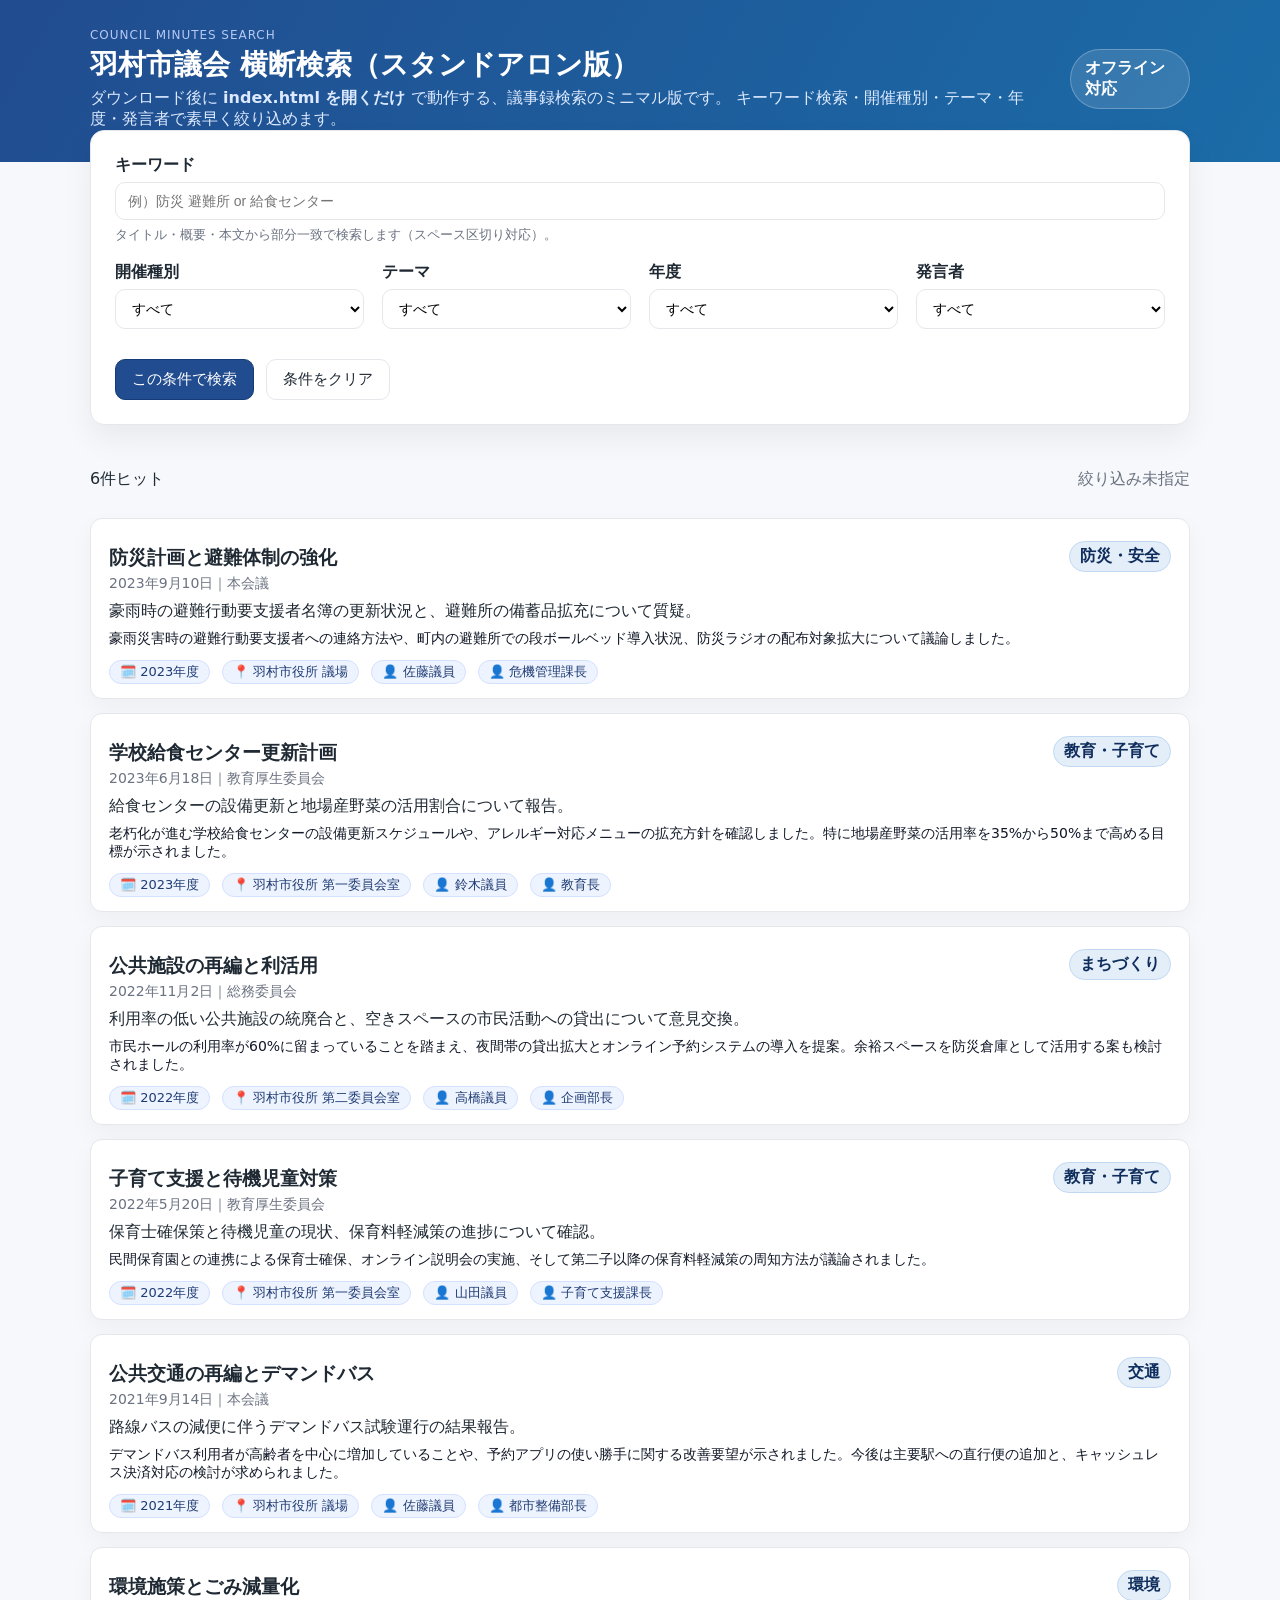
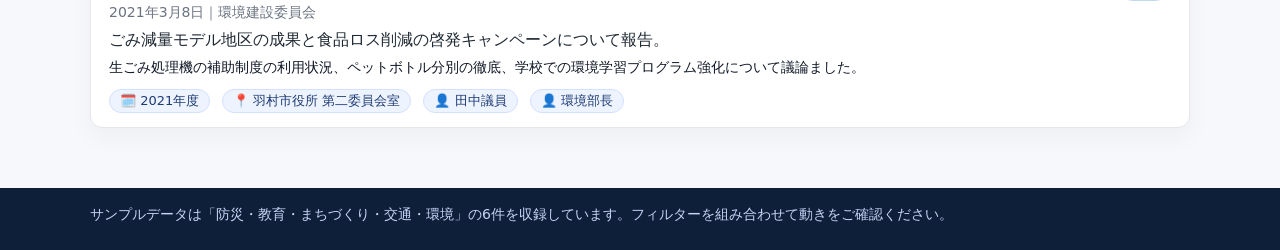
<file: index.html>
<!DOCTYPE html>
<html lang="ja">
  <head>
    <meta charset="UTF-8" />
    <meta name="viewport" content="width=device-width, initial-scale=1.0" />
    <title>羽村市議会シンプル検索</title>
    <link rel="stylesheet" href="static/style.css" />
    <style>
      .inline-badge {
        display: inline-flex;
        align-items: center;
        gap: 6px;
        padding: 2px 10px;
        background: #eef4ff;
        color: #1f3b73;
        border-radius: 999px;
        border: 1px solid #d4e0ff;
        font-size: 13px;
      }
    </style>
  </head>
  <body>
    <header class="app-header">
      <div class="container">
        <div>
          <p class="eyebrow">Council minutes search</p>
          <h1>羽村市議会 横断検索（スタンドアロン版）</h1>
          <p class="lead">
            ダウンロード後に <strong>index.html を開くだけ</strong> で動作する、議事録検索のミニマル版です。
            キーワード検索・開催種別・テーマ・年度・発言者で素早く絞り込めます。
          </p>
        </div>
        <span class="pill">オフライン対応</span>
      </div>
    </header>

    <main class="container">
      <section class="search-card">
        <form id="search-form">
          <div class="field-group">
            <label for="q">キーワード</label>
            <input
              id="q"
              name="q"
              type="search"
              placeholder="例）防災 避難所 or 給食センター"
              autocomplete="off"
            />
            <p class="hint">タイトル・概要・本文から部分一致で検索します（スペース区切り対応）。</p>
          </div>

          <div class="grid">
            <div class="field-group">
              <label for="committee">開催種別</label>
              <select id="committee" name="committee">
                <option value="">すべて</option>
              </select>
            </div>

            <div class="field-group">
              <label for="category">テーマ</label>
              <select id="category" name="category">
                <option value="">すべて</option>
              </select>
            </div>

            <div class="field-group">
              <label for="year">年度</label>
              <select id="year" name="year">
                <option value="">すべて</option>
              </select>
            </div>

            <div class="field-group">
              <label for="speaker">発言者</label>
              <select id="speaker" name="speaker">
                <option value="">すべて</option>
              </select>
            </div>
          </div>

          <div class="actions">
            <button class="primary" type="submit">この条件で検索</button>
            <button class="ghost" type="button" id="reset-btn">条件をクリア</button>
          </div>
        </form>
      </section>

      <section class="results" aria-live="polite">
          <div class="results-meta">
            <p id="result-count">6件ヒット</p>
            <p class="date" id="active-filter"></p>
          </div>
          <ul class="result-list" id="result-list"></ul>
          <div class="empty" id="empty-state" hidden>条件に合う議事録がありませんでした。</div>
        </section>
    </main>

    <footer class="footer">
      <div class="container">
        <p class="summary">
          サンプルデータは「防災・教育・まちづくり・交通・環境」の6件を収録しています。フィルターを組み合わせて動きをご確認ください。
        </p>
      </div>
    </footer>

    <script src="data/meetings.js"></script>
    <script>
      const records = (window.MEETING_DATA || []).map((item) => ({
        ...item,
        dateObj: new Date(item.date),
        year: new Date(item.date).getFullYear(),
      }));

      const form = document.getElementById("search-form");
      const resultList = document.getElementById("result-list");
      const resultCount = document.getElementById("result-count");
      const emptyState = document.getElementById("empty-state");
      const activeFilter = document.getElementById("active-filter");

      const controls = {
        q: document.getElementById("q"),
        committee: document.getElementById("committee"),
        category: document.getElementById("category"),
        year: document.getElementById("year"),
        speaker: document.getElementById("speaker"),
      };

      function uniq(values) {
        return [...new Set(values)].filter(Boolean);
      }

      function escapeHTML(value) {
        return (value || "").replace(/&/g, "&amp;").replace(/</g, "&lt;").replace(/>/g, "&gt;").replace(/"/g, "&quot;").replace(/'/g, "&#39;");
      }

      function populateSelect(selectEl, values) {
        values.forEach((value) => {
          const option = document.createElement("option");
          option.value = value;
          option.textContent = value;
          selectEl.appendChild(option);
        });
      }

      function bootstrapFilters() {
        const committees = uniq(records.map((r) => r.committee)).sort();
        const categories = uniq(records.map((r) => r.category)).sort();
        const speakers = uniq(records.flatMap((r) => r.speakers)).sort();
        const years = uniq(records.map((r) => r.year)).sort((a, b) => b - a);

        populateSelect(controls.committee, committees);
        populateSelect(controls.category, categories);
        populateSelect(controls.speaker, speakers);
        populateSelect(controls.year, years);
      }

      function highlightSnippet(text, keywords, length = 160) {
        if (!keywords.length) return escapeHTML(text.slice(0, length));
        const focus = keywords[0];
        const pattern = new RegExp(focus.replace(/[.*+?^${}()|[\]\\]/g, "\\$&"), "i");
        const match = pattern.exec(text);
        if (!match) return escapeHTML(text.slice(0, length));

        const start = Math.max(match.index - 40, 0);
        const end = Math.min(match.index + focus.length + 80, text.length);
        const snippet = text.slice(start, end);
        const before = escapeHTML(snippet.slice(0, match.index - start));
        const found = escapeHTML(snippet.slice(match.index - start, match.index - start + match[0].length));
        const after = escapeHTML(snippet.slice(match.index - start + match[0].length));
        return `${before}<mark>${found}</mark>${after}`;
      }

      function scoreRecord(record, keywords) {
        if (!keywords.length) return 1;
        const haystack = `${record.title} ${record.summary} ${record.body}`.toLowerCase();
        return keywords.reduce((score, word) => {
          const escaped = word.replace(/[.*+?^${}()|[\]\\]/g, "\\$&");
          const regex = new RegExp(escaped, "g");
          const matches = haystack.match(regex);
          return score + (matches ? matches.length : 0);
        }, 0);
      }

      function formatDate(value) {
        const d = new Date(value);
        return `${d.getFullYear()}年${d.getMonth() + 1}月${d.getDate()}日`;
      }

      function render(results, keywords) {
        resultList.innerHTML = "";
        emptyState.hidden = results.length !== 0;
        resultCount.textContent = `${results.length}件ヒット`;

        results.forEach((record) => {
          const li = document.createElement("li");
          li.className = "result-item";

          const header = document.createElement("div");
          header.className = "result-header";
          const titleEl = document.createElement("h3");
          titleEl.textContent = record.title;
          const badge = document.createElement("span");
          badge.className = "badge";
          badge.textContent = record.category;
          header.appendChild(titleEl);
          header.appendChild(badge);

          const meta = document.createElement("p");
          meta.className = "meta";
          meta.textContent = `${formatDate(record.date)}｜${record.committee}`;

          const summary = document.createElement("p");
          summary.className = "summary";
          summary.textContent = record.summary;

          const snippet = document.createElement("p");
          snippet.className = "snippet";
          const sourceText = record.body || record.summary || "";
          snippet.innerHTML = highlightSnippet(sourceText, keywords);

          const chips = document.createElement("div");
          chips.className = "actions";
          const badges = [
            `🗓️ ${record.year}年度`,
            record.location ? `📍 ${record.location}` : null,
          ]
            .filter(Boolean)
            .map((text) => {
              const badgeEl = document.createElement("span");
              badgeEl.className = "inline-badge";
              badgeEl.textContent = text;
              return badgeEl;
            });

          const speakerBadges = record.speakers.map((name) => {
            const badgeEl = document.createElement("span");
            badgeEl.className = "inline-badge";
            badgeEl.textContent = `👤 ${name}`;
            return badgeEl;
          });

          [...badges, ...speakerBadges].forEach((badgeEl) => chips.appendChild(badgeEl));

          li.appendChild(header);
          li.appendChild(meta);
          li.appendChild(summary);
          li.appendChild(snippet);
          li.appendChild(chips);
          resultList.appendChild(li);
        });
      }

      function applySearch(params) {
        const keywords = (params.q || "")
          .split(/\s+/)
          .map((s) => s.trim())
          .filter(Boolean)
          .map((s) => s.toLowerCase());

        const filtered = records
          .map((record) => ({ ...record, score: scoreRecord(record, keywords) }))
          .filter((record) => {
            if (params.committee && record.committee !== params.committee) return false;
            if (params.category && record.category !== params.category) return false;
            if (params.year && record.year.toString() !== params.year) return false;
            if (params.speaker && !record.speakers.includes(params.speaker)) return false;
            if (keywords.length && record.score === 0) return false;
            return true;
          })
          .sort((a, b) => b.score - a.score || b.dateObj - a.dateObj);

        render(filtered, keywords);
        renderActiveFilter(params);
      }

      function renderActiveFilter(params) {
        const tags = [];
        if (params.committee) tags.push(`開催種別: ${params.committee}`);
        if (params.category) tags.push(`テーマ: ${params.category}`);
        if (params.year) tags.push(`年度: ${params.year}`);
        if (params.speaker) tags.push(`発言者: ${params.speaker}`);
        if (params.q) tags.push(`キーワード: ${params.q}`);

        activeFilter.textContent = tags.length ? tags.join(" / ") : "絞り込み未指定";
      }

      function readFormParams() {
        return {
          q: controls.q.value.trim(),
          committee: controls.committee.value,
          category: controls.category.value,
          year: controls.year.value,
          speaker: controls.speaker.value,
        };
      }

      function resetForm() {
        form.reset();
        applySearch(readFormParams());
      }

      form.addEventListener("submit", (event) => {
        event.preventDefault();
        applySearch(readFormParams());
      });

      document.getElementById("reset-btn").addEventListener("click", resetForm);

      bootstrapFilters();
      applySearch(readFormParams());
    </script>
  </body>
</html>
</file>
<file: static/style.css>
:root {
  --primary: #214c8f;
  --bg: #f6f8fb;
  --text: #1f2933;
  --muted: #6b7280;
  --border: #e5e7eb;
  --card: #ffffff;
  --accent: #e3eef9;
}

* {
  box-sizing: border-box;
}

body {
  margin: 0;
  font-family: "Noto Sans JP", system-ui, -apple-system, BlinkMacSystemFont, "Segoe UI", sans-serif;
  background: var(--bg);
  color: var(--text);
}

.container {
  width: min(1100px, 94vw);
  margin: 0 auto;
}

.app-header {
  background: linear-gradient(120deg, #214c8f, #1b6ca8);
  color: #fff;
  padding: 28px 0 32px;
}

.app-header .container {
  display: flex;
  align-items: center;
  justify-content: space-between;
  gap: 24px;
}

.app-header h1 {
  margin: 4px 0;
  font-size: 28px;
}

.app-header h1 a {
  color: #fff;
  text-decoration: none;
}

.app-header .lead {
  margin: 4px 0 0;
  color: #dce9ff;
}

.eyebrow {
  letter-spacing: 0.08em;
  text-transform: uppercase;
  margin: 0;
  color: #b5c9f5;
  font-size: 12px;
}

.pill {
  padding: 8px 14px;
  background: rgba(255, 255, 255, 0.12);
  border-radius: 999px;
  font-weight: 600;
  color: #fff;
  border: 1px solid rgba(255, 255, 255, 0.25);
}

.search-card {
  background: var(--card);
  padding: 24px;
  border-radius: 14px;
  margin-top: -32px;
  box-shadow: 0 14px 30px rgba(0, 0, 0, 0.06);
  border: 1px solid var(--border);
}

.field-group {
  margin-bottom: 18px;
}

.field-group label {
  display: block;
  margin-bottom: 6px;
  font-weight: 700;
}

.field-group input,
.field-group select {
  width: 100%;
  padding: 10px 12px;
  border: 1px solid var(--border);
  border-radius: 10px;
  font-size: 14px;
  background: #fff;
}

.field-group .hint {
  margin: 6px 0 0;
  color: var(--muted);
  font-size: 13px;
}

.grid {
  display: grid;
  grid-template-columns: repeat(auto-fit, minmax(240px, 1fr));
  gap: 14px 18px;
}

.actions {
  display: flex;
  gap: 12px;
  margin-top: 12px;
}

button,
.ghost {
  border: none;
  border-radius: 10px;
  padding: 10px 16px;
  font-size: 15px;
  cursor: pointer;
  text-decoration: none;
}

button.primary {
  background: var(--primary);
  color: #fff;
  border: 1px solid #163c77;
}

.ghost {
  background: #fff;
  color: var(--text);
  border: 1px solid var(--border);
}

.results {
  margin: 28px 0 60px;
}

.results-meta {
  display: flex;
  align-items: baseline;
  justify-content: space-between;
  margin-bottom: 12px;
}

.result-list {
  list-style: none;
  padding: 0;
  margin: 0;
  display: flex;
  flex-direction: column;
  gap: 14px;
}

.result-item {
  background: var(--card);
  border: 1px solid var(--border);
  border-radius: 12px;
  padding: 18px 18px 14px;
  box-shadow: 0 10px 24px rgba(0, 0, 0, 0.04);
}

.result-header {
  display: flex;
  justify-content: space-between;
  align-items: center;
  gap: 10px;
}

.badge {
  background: var(--accent);
  border: 1px solid #c1d8f3;
  color: #0f2d5c;
  padding: 4px 10px;
  border-radius: 999px;
  font-weight: 700;
  margin: 0;
  display: inline-block;
}

.date {
  margin: 0;
  color: var(--muted);
}

.result-item h3 {
  margin: 8px 0 4px;
}

.meta {
  margin: 0 0 8px;
  color: var(--muted);
  font-size: 14px;
}

.summary {
  margin: 0 0 8px;
}

.snippet {
  margin: 0;
  font-size: 14px;
  color: #111827;
}

.empty {
  background: #fffaf2;
  border: 1px dashed #f2d7a6;
  border-radius: 12px;
  padding: 16px;
  color: #8a5c00;
}

.footer {
  background: #0e1f3a;
  color: #c6d4f4;
  padding: 18px 0;
  margin-top: 24px;
  font-size: 14px;
}

mark {
  background: #fff59d;
}
</file>
